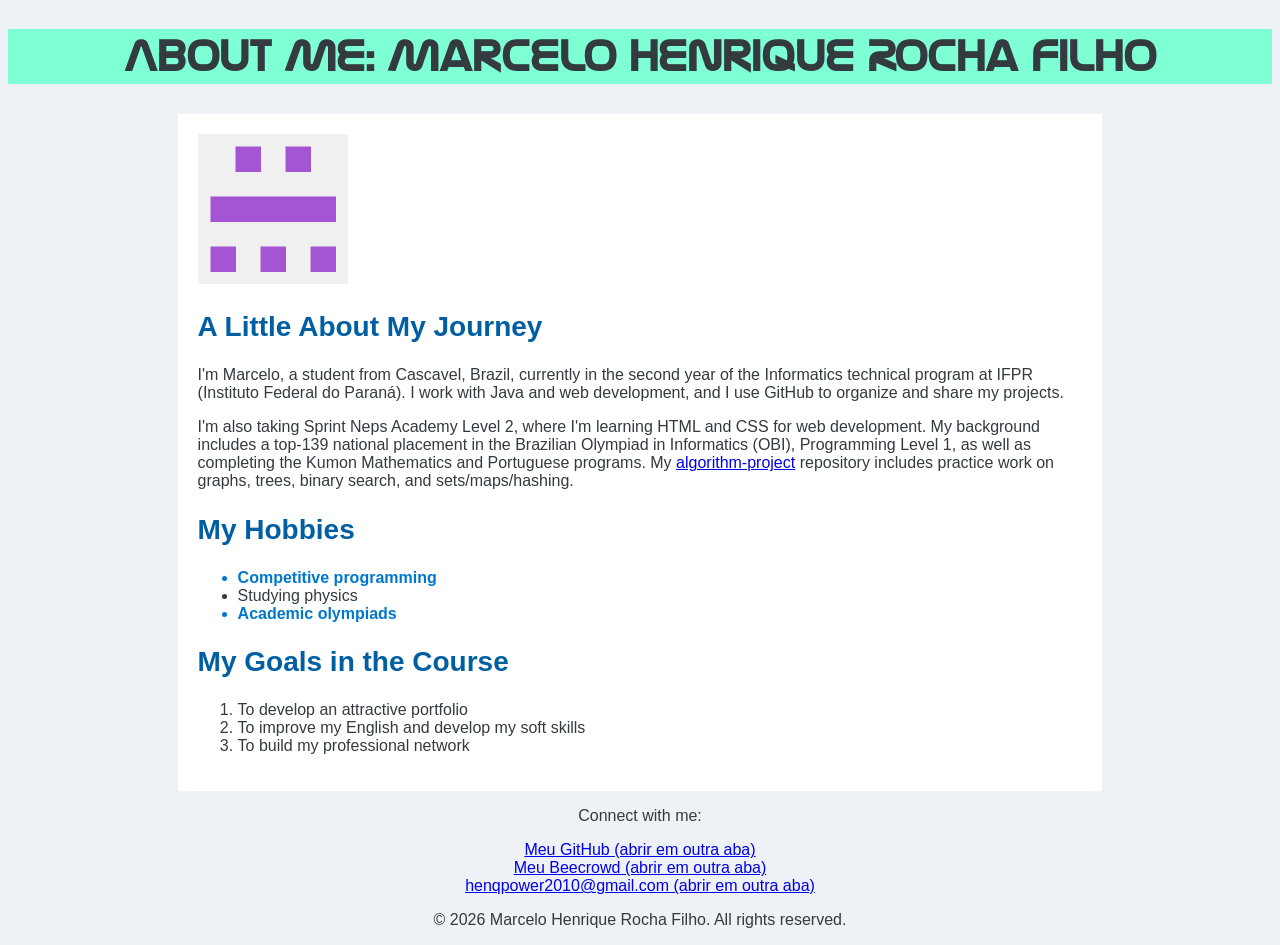
<file: Web_Development/index.html>
<!DOCTYPE html>
<html lang="pt-BR">
<head>
    <meta charset="UTF-8">
    <link rel="stylesheet" href="styles.css">
    <title>About Me - Marcelo Henrique Rocha Filho</title>
</head>
<body>

    <header>
        <h1 id = "page-title">About Me: Marcelo Henrique Rocha Filho</h1>
    </header>

    <main>
        <section id="introduction">
            <img src="perfil.png" alt="Profile picture of Marcelo Henrique Rocha Filho" width="150">

            <h2>A Little About My Journey</h2>
            <p>I'm Marcelo, a student from Cascavel, Brazil, currently in the second year of the Informatics technical program at IFPR (Instituto Federal do Paraná). I work with Java and web development, and I use GitHub to organize and share my projects.</p>
            <p>I'm also taking Sprint Neps Academy Level 2, where I'm learning HTML and CSS for web development. My background includes a top-139 national placement in the Brazilian Olympiad in Informatics (OBI), Programming Level 1, as well as completing the Kumon Mathematics and Portuguese programs. My <a href="https://github.com/Mexpower2010/algorithm-project" target="_blank">algorithm-project</a> repository includes practice work on graphs, trees, binary search, and sets/maps/hashing.</p>
        </section>

        <section id="hobbies">
            <h2>My Hobbies</h2>
            <ul>
                <li class="hobby-highlight">Competitive programming</li>
                <li id = "fisica">Studying physics</li>
                <li class="hobby-highlight">Academic olympiads</li>
            </ul>
        </section>

        <section id="goals">
            <h2>My Goals in the Course</h2>
            <ol>
                <li>To develop an attractive portfolio</li>
                <li>To improve my English and develop my soft skills</li>
                <li>To build my professional network</li>
            </ol>
        </section>
    </main>

    <footer>
        <p>Connect with me:</p>
        <nav aria-label="Links sociais e de navegação secundária">
            <ul>
                <li><a href="https://github.com/Mexpower2010" target="_blank" rel="noopener">Meu GitHub (abrir em outra aba) </a></li>
                <li><a href="https://judge.beecrowd.com/pt/profile/1147641" target="_blank" rel="noopener"> Meu Beecrowd (abrir em outra aba) </a></li>
                <li><a href="mailto:henqpower2010@gmail.com" target="_blank" rel="noopener">henqpower2010@gmail.com (abrir em outra aba)</a></li>
            </ul>
        </nav>
        <p>&copy; 2026 Marcelo Henrique Rocha Filho. All rights reserved.</p>
    </footer>

</body>
</html>
</file>
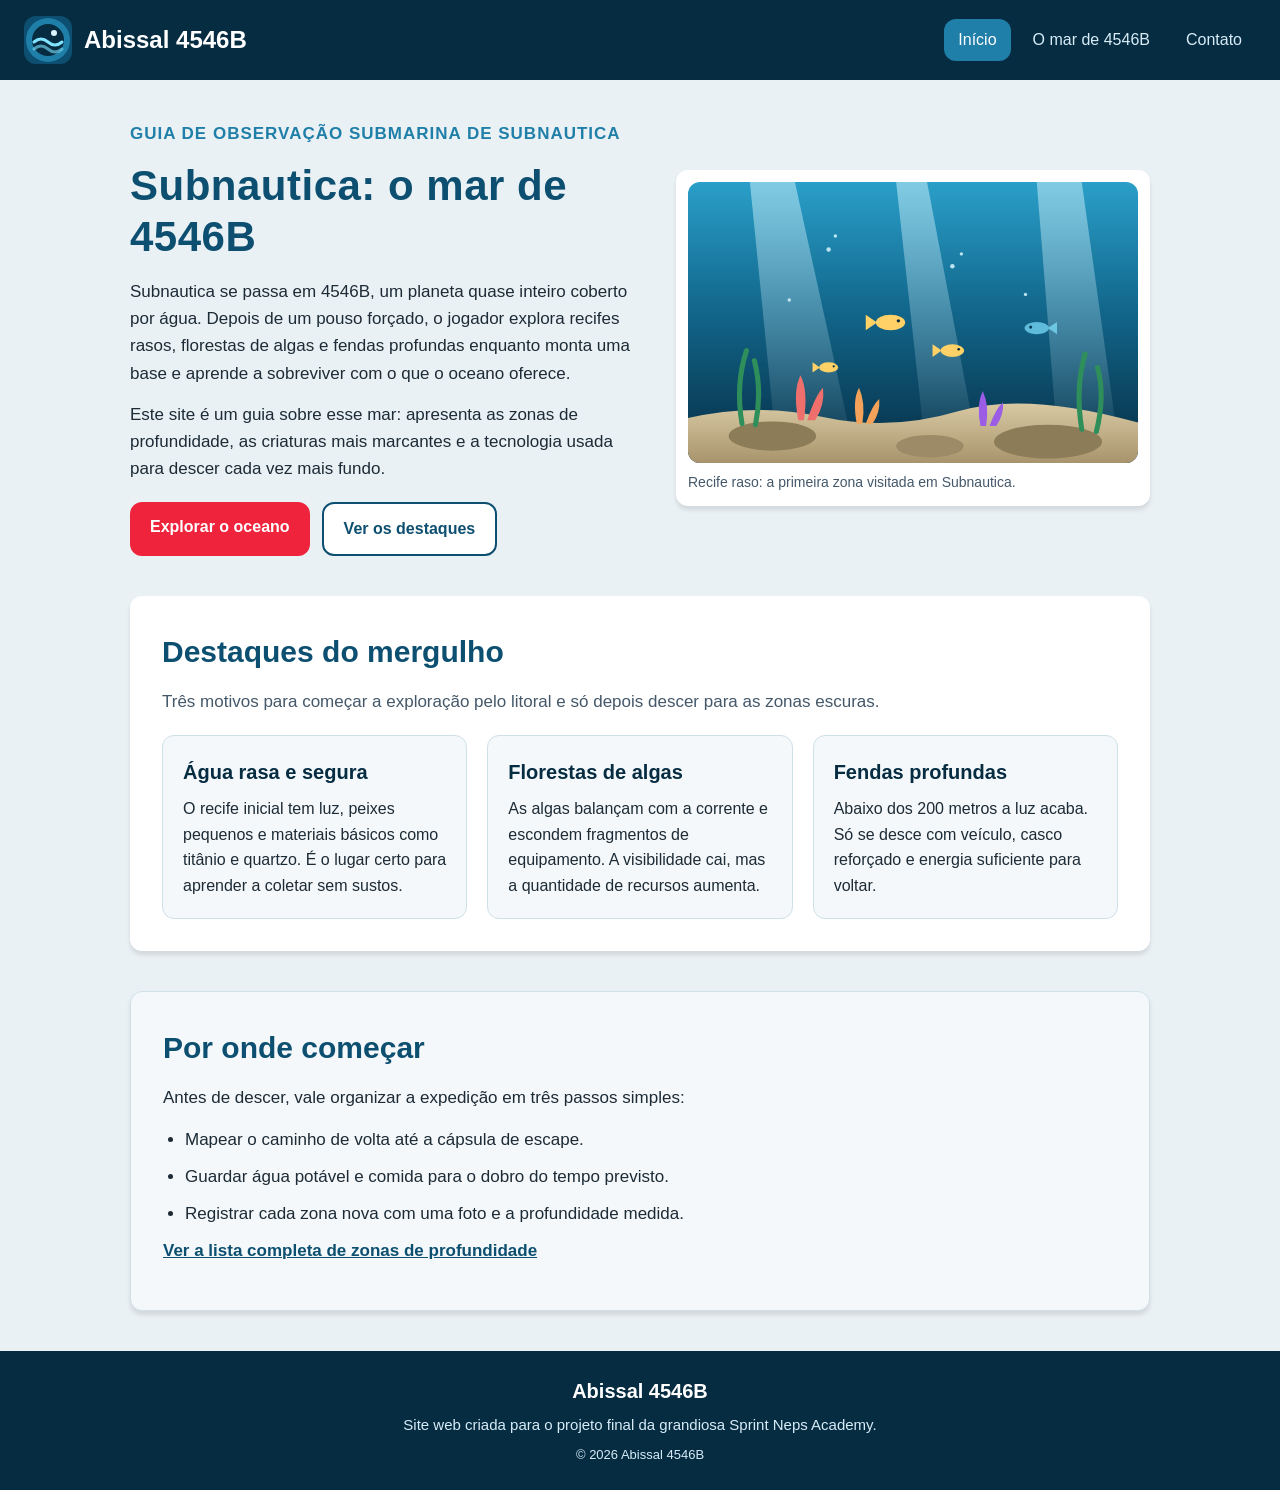
<file: Web_Development/projeto_final/index.html>
<!DOCTYPE html>
<html lang="pt-BR">

<head>
    <meta charset="UTF-8">
    <meta name="viewport" content="width=device-width, initial-scale=1.0">
    <title>Abissal 4546B - Início</title>
    <link rel="stylesheet" href="style.css">
</head>

<body>
    <header>
        <a href="index.html" class="logo-link">
            <div>
                <img class="logo" src="images/logo.svg" alt="Símbolo do projeto Abissal 4546B" height="40">
                <span>Abissal 4546B</span>
            </div>
        </a>

        <nav aria-label="Navegação principal">
            <ul class="menu">
                <li><a class="menu-link menu-link-active" href="index.html" aria-current="page">Início</a></li>
                <li><a class="menu-link" href="about.html">O mar de 4546B</a></li>
                <li><a class="menu-link" href="contact.html">Contato</a></li>
            </ul>
        </nav>
    </header>

    <main>
        <section id="inicio" class="hero">
            <div class="hero-text">
                <p class="eyebrow">Guia de observação submarina de subnautica</p>
                <h1 id="page-title">Subnautica: o mar de 4546B</h1>
                <p>Subnautica se passa em 4546B, um planeta quase inteiro coberto por água. Depois de um pouso
                    forçado, o jogador explora recifes rasos, florestas de algas e fendas profundas enquanto monta
                    uma base e aprende a sobreviver com o que o oceano oferece.</p>
                <p>Este site é um guia sobre esse mar: apresenta as zonas de profundidade, as criaturas
                    mais marcantes e a tecnologia usada para descer cada vez mais fundo.</p>

                <div class="hero-actions">
                    <a class="button button-primary" href="about.html">Explorar o oceano</a>
                    <a class="button button-secondary" href="#destaques">Ver os destaques</a>
                </div>
            </div>

            <figure class="hero-figure">
                <img src="images/recife.svg" alt="Recife raso com corais coloridos, algas e peixes sob feixes de luz">
                <figcaption>Recife raso: a primeira zona visitada em Subnautica.</figcaption>
            </figure>
        </section>

        <section id="destaques" class="section">
            <h2>Destaques do mergulho</h2>
            <p class="section-intro">Três motivos para começar a exploração pelo litoral e só depois descer para as
                zonas escuras.</p>

            <div class="card-list">
                <article class="card">
                    <h3>Água rasa e segura</h3>
                    <p>O recife inicial tem luz, peixes pequenos e materiais básicos como titânio e quartzo. É o
                        lugar certo para aprender a coletar sem sustos.</p>
                </article>

                <article class="card">
                    <h3>Florestas de algas</h3>
                    <p>As algas balançam com a corrente e escondem fragmentos de equipamento. A visibilidade cai,
                        mas a quantidade de recursos aumenta.</p>
                </article>

                <article class="card">
                    <h3>Fendas profundas</h3>
                    <p>Abaixo dos 200 metros a luz acaba. Só se desce com veículo, casco reforçado e energia
                        suficiente para voltar.</p>
                </article>
            </div>
        </section>

        <section id="explorar" class="section section-alt">
            <h2>Por onde começar</h2>
            <p>Antes de descer, vale organizar a expedição em três passos simples:</p>
            <ul class="check-list">
                <li>Mapear o caminho de volta até a cápsula de escape.</li>
                <li>Guardar água potável e comida para o dobro do tempo previsto.</li>
                <li>Registrar cada zona nova com uma foto e a profundidade medida.</li>
            </ul>
            <p class="section-link">
                <a href="about.html#zonas">Ver a lista completa de zonas de profundidade</a>
            </p>
        </section>
    </main>

    <footer>
        <p class="footer-title">Abissal 4546B</p>
        <p>Site web criada para o projeto final da grandiosa Sprint Neps Academy.</p>
        <p class="footer-copy">&copy; 2026 Abissal 4546B</p>
    </footer>
</body>

</html>
</file>
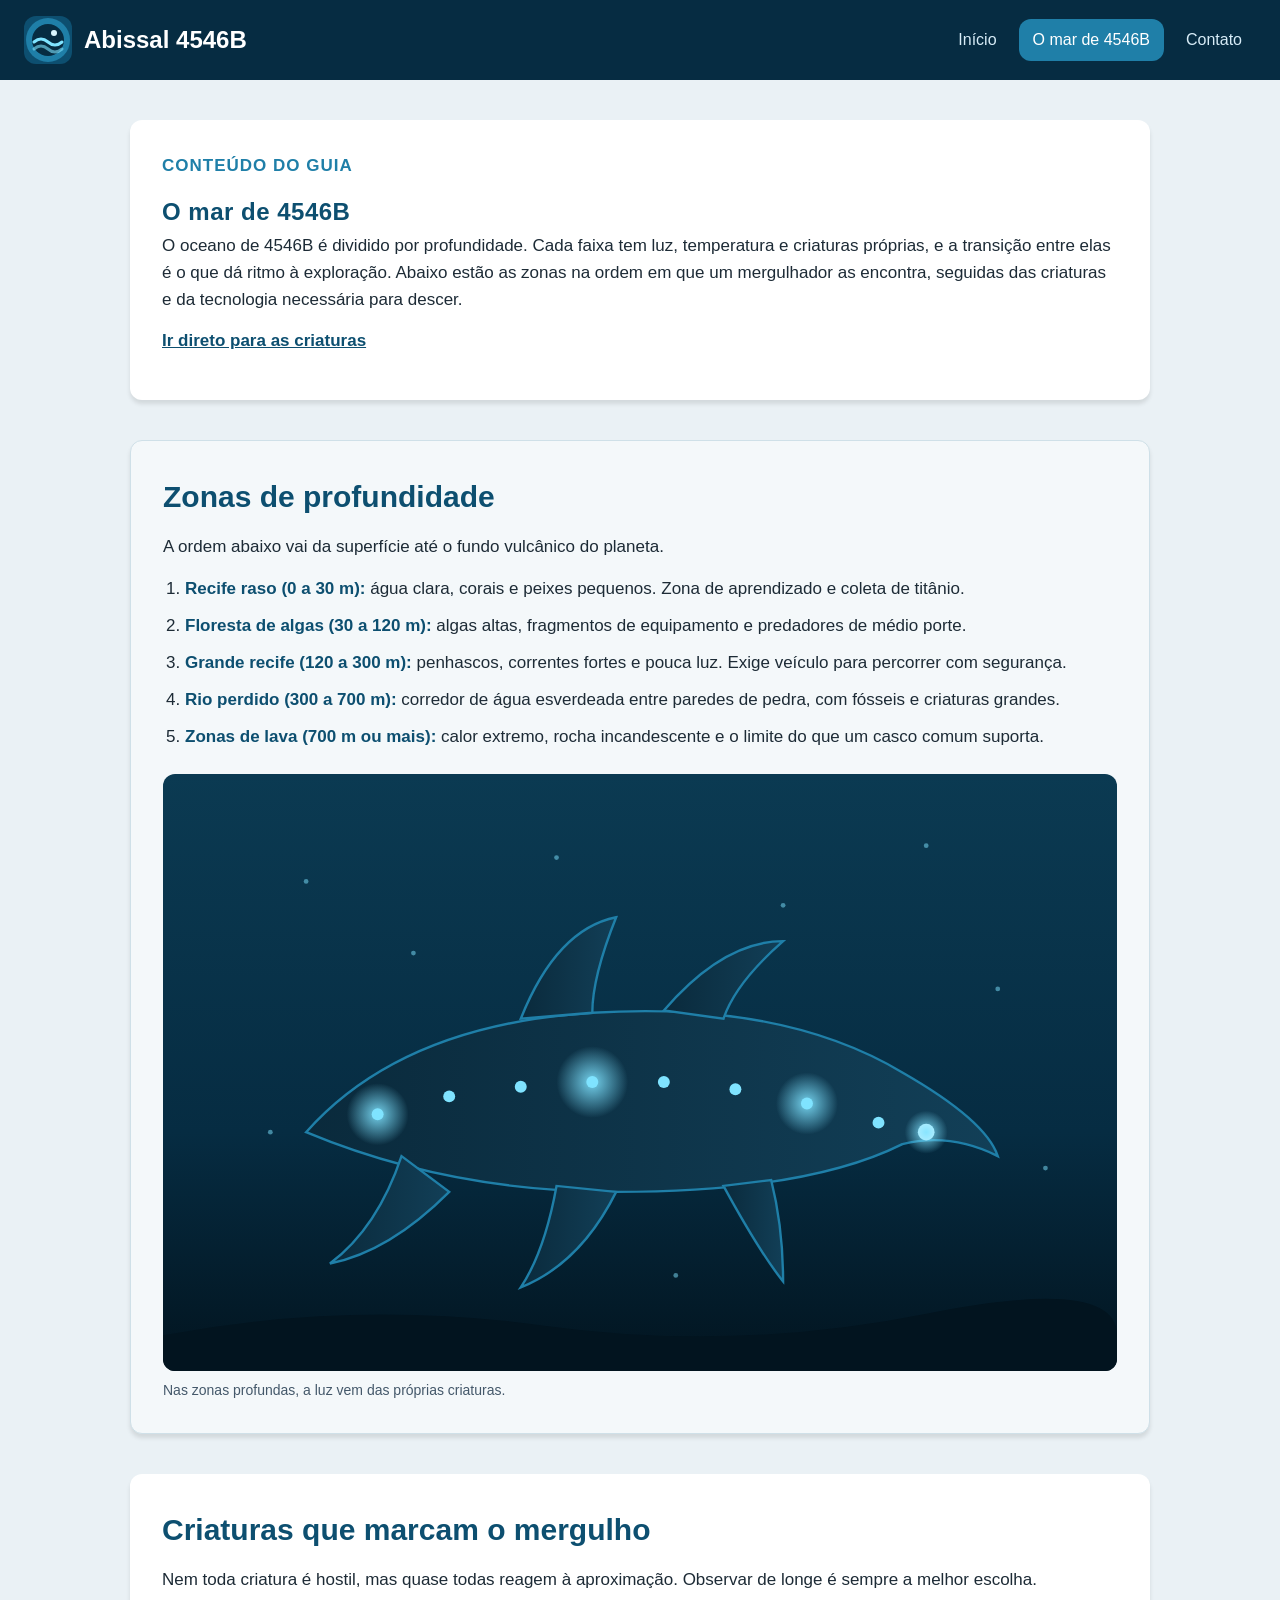
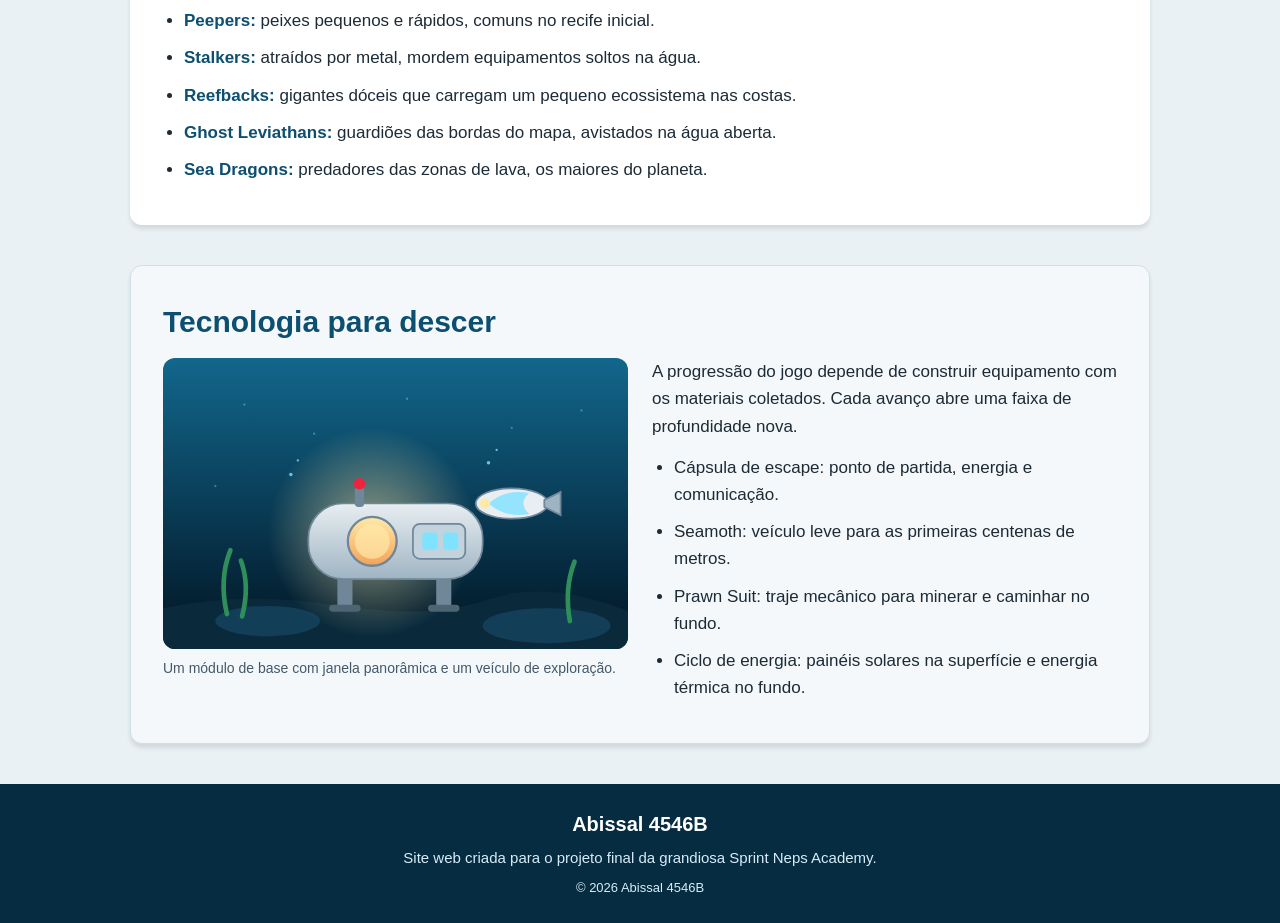
<file: Web_Development/projeto_final/about.html>
<!DOCTYPE html>
<html lang="pt-BR">

<head>
    <meta charset="UTF-8">
    <meta name="viewport" content="width=device-width, initial-scale=1.0">
    <title>Abissal 4546B - O mar de 4546B</title>
    <link rel="stylesheet" href="style.css">
</head>

<body>
    <header>
        <a href="index.html" class="logo-link">
            <div>
                <img class="logo" src="images/logo.svg" alt="Símbolo do projeto Abissal 4546B" height="40">
                <span>Abissal 4546B</span>
            </div>
        </a>

        <nav aria-label="Navegação principal">
            <ul class="menu">
                <li><a class="menu-link" href="index.html">Início</a></li>
                <li><a class="menu-link menu-link-active" href="about.html" aria-current="page">O mar de 4546B</a></li>
                <li><a class="menu-link" href="contact.html">Contato</a></li>
            </ul>
        </nav>
    </header>

    <main>
        <section id="conteudo" class="section">
            <p class="eyebrow">Conteúdo do guia</p>
            <h1 id="page-title">O mar de 4546B</h1>
            <p>O oceano de 4546B é dividido por profundidade. Cada faixa tem luz, temperatura e criaturas próprias,
                e a transição entre elas é o que dá ritmo à exploração. Abaixo estão as zonas na ordem em que um
                mergulhador as encontra, seguidas das criaturas e da tecnologia necessária para descer.</p>
            <p class="section-link">
                <a href="#criaturas">Ir direto para as criaturas</a>
            </p>
        </section>

        <section id="zonas" class="section section-alt">
            <h2>Zonas de profundidade</h2>
            <p>A ordem abaixo vai da superfície até o fundo vulcânico do planeta.</p>

            <ol class="zone-list">
                <li>
                    <strong>Recife raso (0 a 30 m):</strong> água clara, corais e peixes pequenos. Zona de
                    aprendizado e coleta de titânio.
                </li>
                <li>
                    <strong>Floresta de algas (30 a 120 m):</strong> algas altas, fragmentos de equipamento e
                    predadores de médio porte.
                </li>
                <li>
                    <strong>Grande recife (120 a 300 m):</strong> penhascos, correntes fortes e pouca luz. Exige
                    veículo para percorrer com segurança.
                </li>
                <li>
                    <strong>Rio perdido (300 a 700 m):</strong> corredor de água esverdeada entre paredes de pedra,
                    com fósseis e criaturas grandes.
                </li>
                <li>
                    <strong>Zonas de lava (700 m ou mais):</strong> calor extremo, rocha incandescente e o limite
                    do que um casco comum suporta.
                </li>
            </ol>

            <figure class="section-figure">
                <img src="images/criatura.svg" alt="Silhueta de uma criatura gigante com pontos luminosos na água escura">
                <figcaption>Nas zonas profundas, a luz vem das próprias criaturas.</figcaption>
            </figure>
        </section>

        <section id="criaturas" class="section">
            <h2>Criaturas que marcam o mergulho</h2>
            <p>Nem toda criatura é hostil, mas quase todas reagem à aproximação. Observar de longe é sempre a
                melhor escolha.</p>

            <ul class="creature-list">
                <li><strong>Peepers:</strong> peixes pequenos e rápidos, comuns no recife inicial.</li>
                <li><strong>Stalkers:</strong> atraídos por metal, mordem equipamentos soltos na água.</li>
                <li><strong>Reefbacks:</strong> gigantes dóceis que carregam um pequeno ecossistema nas costas.</li>
                <li><strong>Ghost Leviathans:</strong> guardiões das bordas do mapa, avistados na água aberta.</li>
                <li><strong>Sea Dragons:</strong> predadores das zonas de lava, os maiores do planeta.</li>
            </ul>
        </section>

        <section id="tecnologia" class="section section-alt">
            <h2>Tecnologia para descer</h2>

            <article class="tech-article">
                <figure class="section-figure">
                    <img src="images/base.svg" alt="Módulo de base submarina iluminado no fundo do mar com um veículo ao lado">
                    <figcaption>Um módulo de base com janela panorâmica e um veículo de exploração.</figcaption>
                </figure>

                <div class="tech-text">
                    <p>A progressão do jogo depende de construir equipamento com os materiais coletados. Cada
                        avanço abre uma faixa de profundidade nova.</p>
                    <ul class="check-list">
                        <li>Cápsula de escape: ponto de partida, energia e comunicação.</li>
                        <li>Seamoth: veículo leve para as primeiras centenas de metros.</li>
                        <li>Prawn Suit: traje mecânico para minerar e caminhar no fundo.</li>
                        <li>Ciclo de energia: painéis solares na superfície e energia térmica no fundo.</li>
                    </ul>
                </div>
            </article>
        </section>
    </main>

    <footer>
        <p class="footer-title">Abissal 4546B</p>
        <p>Site web criada para o projeto final da grandiosa Sprint Neps Academy.</p>
        <p class="footer-copy">&copy; 2026 Abissal 4546B </p>
    </footer>
</body>

</html>
</file>
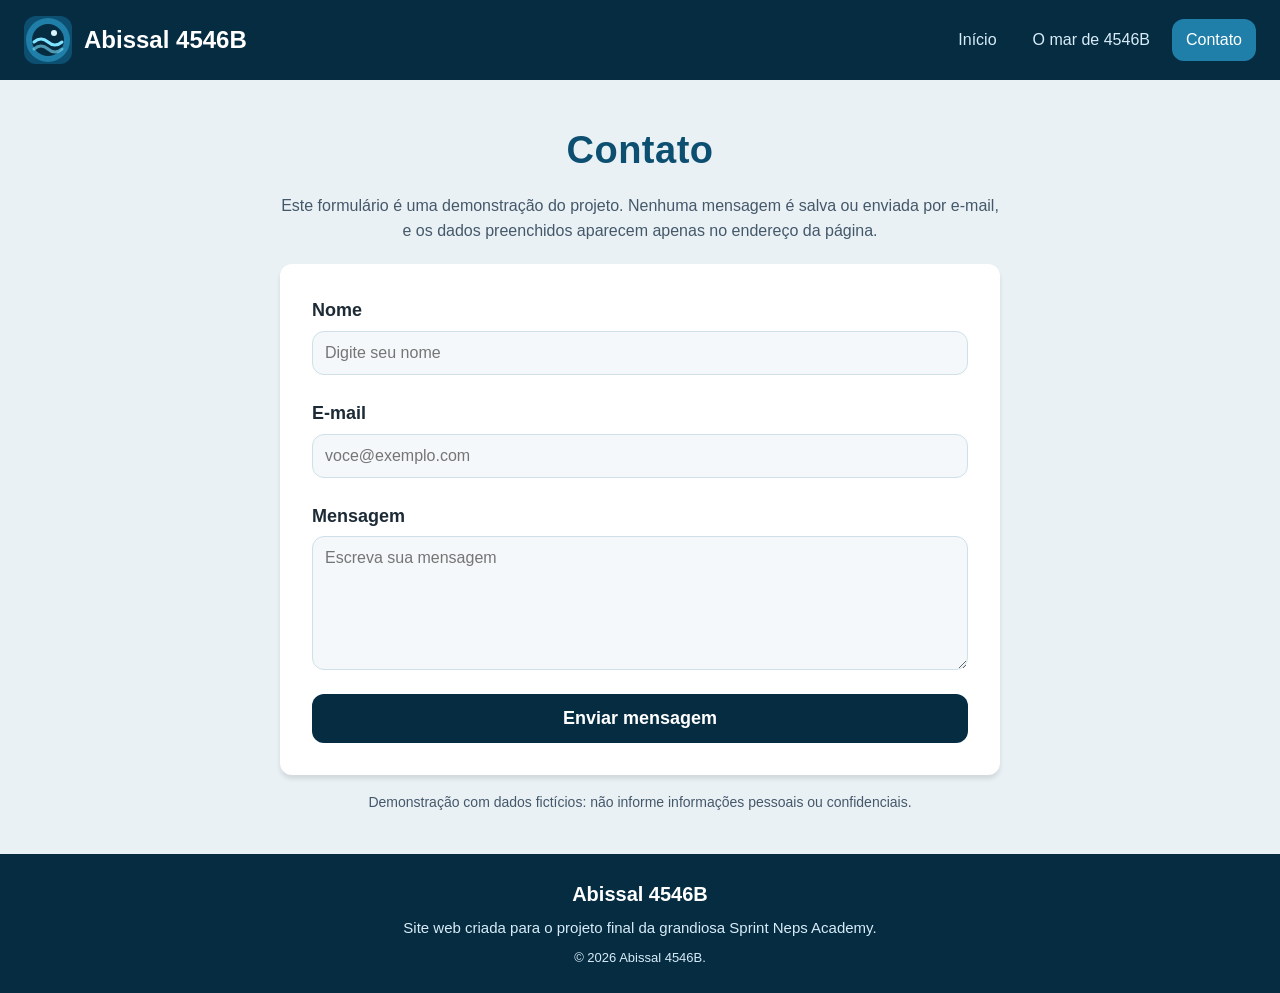
<file: Web_Development/projeto_final/contact.html>
<!DOCTYPE html>
<html lang="pt-BR">

<head>
    <meta charset="UTF-8">
    <meta name="viewport" content="width=device-width, initial-scale=1.0">
    <title>Abissal 4546B - Contato</title>
    <link rel="stylesheet" href="style.css">
</head>

<body>
    <header>
        <a href="index.html" class="logo-link">
            <div>
                <img class="logo" src="images/logo.svg" alt="Símbolo do projeto Abissal 4546B" height="40">
                <span>Abissal 4546B</span>
            </div>
        </a>

        <nav aria-label="Navegação principal">
            <ul class="menu">
                <li><a class="menu-link" href="index.html">Início</a></li>
                <li><a class="menu-link" href="about.html">O mar de 4546B</a></li>
                <li><a class="menu-link menu-link-active" href="contact.html" aria-current="page">Contato</a></li>
            </ul>
        </nav>
    </header>

    <main>
        <section id="contato" class="form-page-container">
            <h1 id="page-title">Contato</h1>
            <p class="form-intro">Este formulário é uma demonstração do projeto. Nenhuma mensagem é salva ou enviada
                por e-mail, e os dados preenchidos aparecem apenas no endereço da página.</p>

            <div class="form-container">
                <form action="contact.html" method="get">
                    <div class="form-group">
                        <label for="nome">Nome</label>
                        <input type="text" id="nome" name="nome" placeholder="Digite seu nome" required>
                    </div>

                    <div class="form-group">
                        <label for="email">E-mail</label>
                        <input type="email" id="email" name="email" placeholder="voce@exemplo.com" required>
                    </div>

                    <div class="form-group">
                        <label for="mensagem">Mensagem</label>
                        <textarea id="mensagem" name="mensagem" rows="6" placeholder="Escreva sua mensagem"
                            required></textarea>
                    </div>

                    <button type="submit" class="submit-button">Enviar mensagem</button>
                </form>
            </div>

            <p class="form-note">Demonstração com dados fictícios: não informe informações pessoais ou
                confidenciais.</p>
        </section>
    </main>

    <footer>
        <p class="footer-title">Abissal 4546B</p>
        <p>Site web criada para o projeto final da grandiosa Sprint Neps Academy.</p>
        <p class="footer-copy">&copy; 2026 Abissal 4546B.</p>
    </footer>
</body>

</html>
</file>
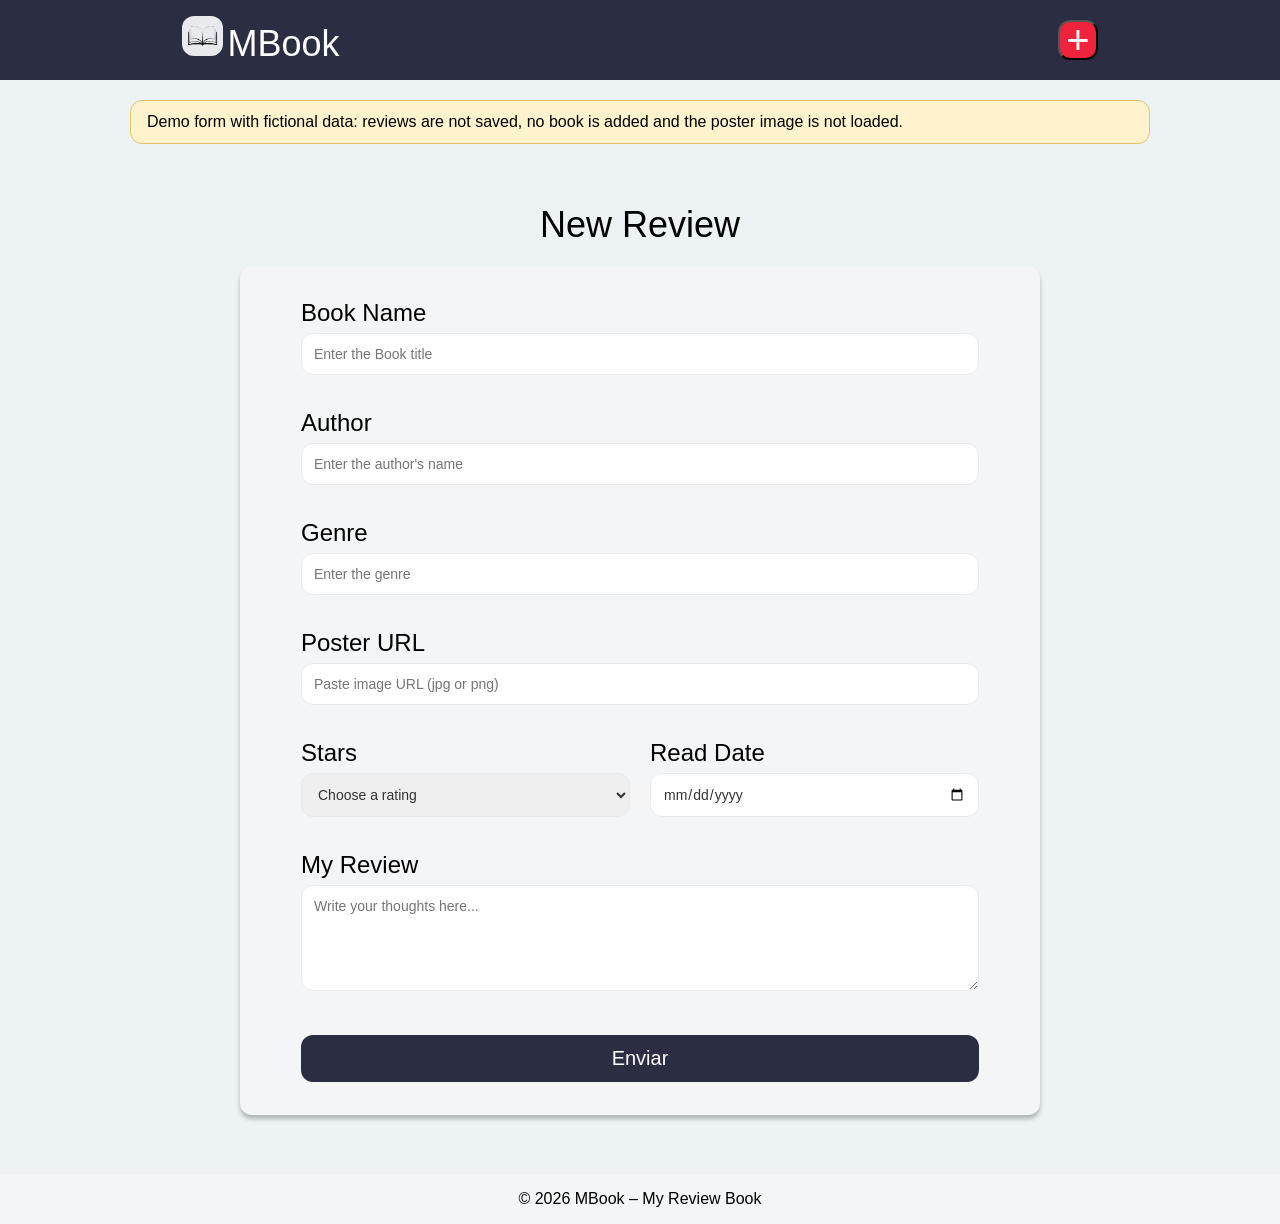
<file: Web_Development/my_estante_virtual/pages/add-book.html>
<!DOCTYPE html>
<html lang="en">

    <head>
        <meta charset="UTF-8">
        <meta name="viewport" content="width=device-width, initial-scale=1.0">
        <title>My Book Library - Add New Review</title>
        <link rel="stylesheet" href="../css/style.css">
    </head>

    <body>
        <header>
            <a href="../index.html" class="logo-link">
                <div>
                    <img  class = "logo" src="../assets/images/logo.png" alt="MBook Logo Icon" height="40">
                    <span>MBook</span>
                </div>
            </a>

            <nav>
                <button class="add-button" aria-label="Add new Book review">+</button>
            </nav>
        </header>

        <main>
            <p class="demo-notice">Demo form with fictional data: reviews are not saved, no book is added and the poster image is not loaded.</p>
            <div class="form-page-container">

    <h2>New Review</h2>
    <div class="form-container">
        <form>
            <div class="form-group">
                <label for="Book-name">Book Name</label>
                <input type="text" id="Book-name" name="title" required placeholder="Enter the Book title">
            </div>

            <div class="form-group">
                <label for="author">Author</label>
                <input type="text" id="author" name="author" placeholder="Enter the author's name">
            </div>

            <div class="form-group">
                <label for="genre">Genre</label>
                <input type="text" id="genre" name="genre" placeholder="Enter the genre">
            </div>

            <div class="form-group">
                <label for="poster-url">Poster URL</label>
                <input type="url" id="poster-url" name="posterUrl" placeholder="Paste image URL (jpg or png)">
            </div>

            <div class="form-row">
                <div class="form-group">
                    <label for="rating-select">Stars</label>
                    <select id="rating-select" name="rating" required>
                        <option value="">Choose a rating</option>
                        <option value="1">★☆☆☆☆ - 1 Star</option>
                        <option value="2">★★☆☆☆ - 2 Stars</option>
                        <option value="3">★★★☆☆ - 3 Stars</option>
                        <option value="4">★★★★☆ - 4 Stars</option>
                        <option value="5">★★★★★ - 5 Stars</option>
                    </select>
                </div>


                <div class="form-group">
                    <label for="read-date">Read Date</label>
                    <input type="date" id="read-date" name="readDate">
                </div>
            </div>

            <div class="form-group">
                <label for="review-text">My Review</label>
                <textarea id="review-text" name="review" rows="5" required placeholder="Write your thoughts here..."></textarea>
            </div>

            <button type="submit" class="submit-button">Enviar</button>

        </form>
    </div>
</div>


        </main>

        <footer>
        <p>&copy; 2026 MBook &ndash; My Review Book</p>
        </footer>
    </body>

</html>
</file>
<file: Web_Development/styles.css>
/* Estilo existente para o body (exemplo) */
@font-face {
    font-family: 'Nasalization Rg';
    src: url('nasalization-rg.woff') format('woff');
}
body {
    font-family: "Segoe UI", Tahoma, Geneva, Verdana, sans-serif;
    background-color: #eef1f5;
    color: #333a40;
    /* Adicionamos font-size ao html para base do rem, ou usamos o padrão do navegador */
    /* font-size: 16px; */ /* Se o html ou body tiver isso, 1rem = 16px */
}
#introduction img {
    max-width: 100%; /* nunca passa da largura da seção */
    height: auto;    /* mantém a proporção */
}
main {
    width: 70%; /* O conteúdo principal ocupará 80% da largura do seu pai (o body) */
    max-width: 900px; /* Mas não passará de 900 pixels de largura */
    margin-left: auto; /* Truque para centralizar elementos de bloco com largura definida */
    margin-right: auto; /* Truque para centralizar elementos de bloco com largura definida */
    background-color: white; /* Dando um fundo branco para o conteúdo principal */
    padding: 20px; /* Um espaçamento interno (veremos padding em detalhes depois) */
}
.hobby-highlight {
    color: #0077cc;
    font-weight: bold;
}
h2 {
    font-size: 1.75rem;
    color: #005fa3; /* diferente do h1 (#333a40) */
}

/* Vamos mudar alguns font-sizes para usar rem ou em */
header h1#page-title { /* Combinando seletor de elemento e ID */
    font-family: 'Nasalization Rg';
    font-size: 2.75rem; /* Se 1rem = 16px, então 2.25rem = 36px */
    background-color: aquamarine;
    color: #333a40;
    text-align: center;
}

h2 {
    font-size: 1.75rem; /* Se 1rem = 16px, então 1.75rem = 28px */
    /* ...outros estilos ... */
}

p, li {
    font-size: 1rem; /* Se 1rem = 16px, então 1rem = 16px. Ou 1.0625rem para 17px */
    /* ...outros estilos ... */
}
footer{
    text-align: center;

}
footer li, footer ul{
    list-style: none;
    margin: 0;
    padding: 0;
}
</file>
<file: Web_Development/projeto_final/style.css>
/* --- Reset básico --- */
* {
    margin: 0;
    padding: 0;
    box-sizing: border-box;
}

body {
    background-color: #eaf1f5;
    font-family: "Segoe UI", Tahoma, Geneva, Verdana, sans-serif;
    color: #1d2b36;
    line-height: 1.6;

    display: flex;
    flex-direction: column;
    min-height: 100vh;
}

main {
    flex: 1;
}

img {
    max-width: 100%;
    height: auto;
}

/* --- Cabeçalho e menu --- */
header {
    background-color: #062c42;
    color: #ffffff;
    padding: 16px 24px;

    display: flex;
    flex-wrap: wrap;
    justify-content: space-between;
    align-items: center;
    gap: 12px;
}

.logo-link {
    color: inherit;
    text-decoration: none;
    transition: opacity 0.3s ease-in-out;
}

.logo-link:hover,
.logo-link:focus-visible {
    opacity: 0.8;
}

.logo-link div {
    display: flex;
    align-items: center;
    gap: 12px;
}

.logo {
    background-color: #0d4f70;
    border-radius: 12px;
}

header span {
    font-size: 24px;
    font-weight: 700;
}

.menu {
    list-style: none;
    display: flex;
    flex-wrap: wrap;
    gap: 8px;
}

.menu-link {
    display: inline-block;
    padding: 8px 14px;
    border-radius: 12px;
    color: #d7ecf7;
    text-decoration: none;
    font-size: 16px;
    transition: background-color 0.3s ease-in-out, color 0.3s ease-in-out;
}

.menu-link:hover {
    background-color: #0d4f70;
    color: #ffffff;
}

.menu-link:focus-visible {
    outline: 3px solid #7fe3ff;
    outline-offset: 2px;
}

.menu-link-active {
    background-color: #1f7fa8;
    color: #ffffff;
}

/* --- Blocos de conteúdo --- */
.section {
    width: calc(100% - 40px);
    max-width: 1020px;
    margin: 40px auto;
    background-color: #ffffff;
    border-radius: 12px;
    padding: 32px;
    box-shadow: 0px 4px 4px 0px #0000001a;
}

.section-alt {
    background-color: #f4f8fa;
    border: 1px solid #cfe0e8;
}

.section h2 {
    font-size: 30px;
    color: #0d4f70;
    margin-bottom: 12px;
}

.section p {
    font-size: 17px;
    margin-bottom: 14px;
}

.section-intro {
    color: #44586a;
}

.section-link a {
    color: #0d4f70;
    font-weight: 700;
    text-decoration: underline;
    transition: color 0.3s ease-in-out;
}

.section-link a:hover {
    color: #ef233c;
}

.section-link a:focus-visible {
    outline: 3px solid #1f7fa8;
    outline-offset: 3px;
}

.eyebrow {
    font-size: 14px;
    text-transform: uppercase;
    letter-spacing: 1px;
    color: #1f7fa8;
    font-weight: 700;
}

/* --- Seletor de ID: estiliza o título principal de cada página --- */
#page-title {
    color: #0d4f70;
    letter-spacing: 0.5px;
}

/* --- Página inicial --- */
.hero {
    width: calc(100% - 40px);
    max-width: 1020px;
    margin: 40px auto;

    display: flex;
    flex-wrap: wrap;
    align-items: center;
    gap: 32px;
}

.hero-text {
    flex: 1 1 380px;
    min-width: 0;
}

.hero-text h1 {
    font-size: 42px;
    line-height: 1.2;
    color: #062c42;
    margin: 8px 0 16px;
}

.hero-text p {
    font-size: 17px;
    margin-bottom: 14px;
}

.hero-actions {
    display: flex;
    flex-wrap: wrap;
    gap: 12px;
    margin-top: 20px;
}

.hero-figure {
    flex: 1 1 340px;
    min-width: 0;
    background-color: #ffffff;
    border-radius: 12px;
    padding: 12px;
    box-shadow: 0px 4px 4px 0px #0000001a;
}

.hero-figure img {
    display: block;
    width: 100%;
    border-radius: 12px;
}

figcaption {
    font-size: 14px;
    color: #44586a;
    margin-top: 8px;
}

/* --- Botões --- */
.button {
    display: inline-block;
    padding: 12px 20px;
    border-radius: 12px;
    font-size: 16px;
    font-weight: 700;
    text-decoration: none;
    transition: background-color 0.3s ease-in-out, color 0.3s ease-in-out;
}

.button-primary {
    background-color: #ef233c;
    color: #ffffff;
}

.button-primary:hover {
    background-color: #d0182f;
}

.button-secondary {
    background-color: #ffffff;
    color: #0d4f70;
    border: 2px solid #0d4f70;
}

.button-secondary:hover {
    background-color: #0d4f70;
    color: #ffffff;
}

.button:focus-visible {
    outline: 3px solid #1f7fa8;
    outline-offset: 3px;
}

/* --- Cards de destaque --- */
.card-list {
    display: flex;
    flex-wrap: wrap;
    gap: 20px;
    margin-top: 20px;
}

.card {
    flex: 1 1 260px;
    background-color: #f4f8fa;
    border: 1px solid #cfe0e8;
    border-radius: 12px;
    padding: 20px;
    transition: box-shadow 0.3s ease-in-out;
}

.card:hover {
    box-shadow: 0px 8px 16px 0px rgba(0, 0, 0, 0.15);
}

.card h3 {
    font-size: 20px;
    color: #062c42;
    margin-bottom: 8px;
}

.card p {
    font-size: 16px;
    margin-bottom: 0;
}

/* --- Listas de conteúdo --- */
.zone-list,
.creature-list,
.check-list {
    margin: 12px 0 0 22px;
}

.zone-list li,
.creature-list li,
.check-list li {
    font-size: 17px;
    margin-bottom: 10px;
}

.zone-list strong,
.creature-list strong {
    color: #0d4f70;
}

.section-figure {
    margin-top: 24px;
}

.section-figure img {
    display: block;
    width: 100%;
    border-radius: 12px;
}

/* --- Artigo de tecnologia --- */
.tech-article {
    display: flex;
    flex-wrap: wrap;
    gap: 24px;
    align-items: flex-start;
}

.tech-article .section-figure {
    flex: 1 1 320px;
    min-width: 0;
    margin-top: 0;
}

.tech-text {
    flex: 1 1 320px;
    min-width: 0;
}

/* --- Formulário de contato --- */
.form-page-container {
    width: calc(100% - 40px);
    max-width: 720px;
    margin: 40px auto;
}

.form-page-container h1 {
    font-size: 38px;
    color: #062c42;
    text-align: center;
    margin-bottom: 12px;
}

.form-intro {
    font-size: 16px;
    text-align: center;
    color: #44586a;
    margin-bottom: 20px;
}

.form-container {
    background-color: #ffffff;
    padding: 32px;
    border-radius: 12px;
    box-shadow: 0px 4px 4px 0px #0000001a;
}

.form-group {
    margin-bottom: 24px;
    display: flex;
    flex-direction: column;
}

.form-group label {
    font-size: 18px;
    font-weight: 700;
    margin-bottom: 6px;
}

.form-group input,
.form-group textarea {
    width: 100%;
    padding: 12px;
    border: 1px solid #cfe0e8;
    border-radius: 12px;
    font-size: 16px;
    font-family: inherit;
    color: #1d2b36;
    background-color: #f4f8fa;
}

.form-group input:focus-visible,
.form-group textarea:focus-visible {
    outline: 3px solid #1f7fa8;
    outline-offset: 1px;
}

.submit-button {
    width: 100%;
    padding: 14px;
    background-color: #062c42;
    color: #ffffff;
    border: none;
    border-radius: 12px;
    font-size: 18px;
    font-weight: 700;
    cursor: pointer;
    transition: background-color 0.3s ease-in-out;
}

.submit-button:hover {
    background-color: #0d4f70;
}

.submit-button:focus-visible {
    outline: 3px solid #1f7fa8;
    outline-offset: 3px;
}

.form-note {
    font-size: 14px;
    text-align: center;
    color: #44586a;
    margin-top: 16px;
}

/* --- Rodapé --- */
footer {
    background-color: #062c42;
    color: #d7ecf7;
    text-align: center;
    padding: 24px 20px;
}

.footer-title {
    font-size: 20px;
    font-weight: 700;
    color: #ffffff;
    margin-bottom: 6px;
}

footer p {
    font-size: 15px;
}

.footer-copy {
    font-size: 13px;
    margin-top: 8px;
}

/* --- Telas estreitas --- */
@media (max-width: 700px) {
    header {
        padding: 12px 16px;
        justify-content: center;
        text-align: center;
    }

    header span {
        font-size: 20px;
    }

    .menu {
        justify-content: center;
    }

    .menu-link {
        padding: 8px 10px;
        font-size: 15px;
    }

    .section {
        width: calc(100% - 24px);
        margin: 24px auto;
        padding: 20px;
    }

    .section h2 {
        font-size: 24px;
    }

    .hero {
        width: calc(100% - 24px);
        margin: 24px auto;
        gap: 20px;
    }

    .hero-text h1 {
        font-size: 30px;
    }

    .hero-text p,
    .section p,
    .zone-list li,
    .creature-list li,
    .check-list li {
        font-size: 16px;
    }

    .form-page-container {
        width: calc(100% - 24px);
        margin: 24px auto;
    }

    .form-page-container h1 {
        font-size: 30px;
    }

    .form-container {
        padding: 20px;
    }

    .form-group label {
        font-size: 16px;
    }
}

@media (prefers-reduced-motion: reduce) {
    .logo-link,
    .menu-link,
    .button,
    .card,
    .section-link a,
    .submit-button {
        transition: none;
    }
}
</file>
<file: Web_Development/my_estante_virtual/css/style.css>
/* --- Basic Reset --- */
* {
  margin: 0;
  padding: 0;
  box-sizing: border-box;
}

body {
  background-color: #edf2f4;
  font-family: Arial, Helvetica, sans-serif;
  color: #000000;
  display: flex;
  flex-direction: column;
  min-height: 100vh;
}

main {
  flex: 1;
}

header {
  background-color: #2b2d42;
  color: #ffffff;
  height: 80px;

  display: flex;
  justify-content: space-between;
  align-items: center;

  padding: 0 182px;
}
header a {
    text-decoration: none; /* Remove o sublinhado do link */
    color: inherit; /* Obtem a cor do "pai" */ 
}
.logo-link {
  transition: opacity 0.3s ease-in-out;
}

.logo-link:hover,
.logo-link:focus-visible {
  opacity: 0.75;
}

header span {
  font-size: 36px;
}

.add-button {
  background-color: #ef233c;
  color: #ffffff;
  width: 40px;
  height: 40px;
  font-size: 40px;
  border-radius: 12px;
  cursor: pointer;
  transition: background-color 0.3s ease-in-out; 
  display: flex;
  align-items: center;
  justify-content: center;
  cursor: pointer;
}

footer {
  background-color: #f4f5f6;
  text-align: center;
  font-size: 16px;
  padding: 15.25px;
}

.book-list-container {
  padding: 26px 20px;
  max-width: 1020px;
  margin: 0 auto;

  display: flex;
  flex-wrap: wrap;
  row-gap: 40px;
  column-gap: 60px;
}
/* Definição da nossa animação de entrada chamada 'fadeInUp' */
@keyframes fadeInUp {
  from { /* Estado inicial (0% da animação) */
    opacity: 0;                  /* Começa totalmente transparente */
    transform: translateY(20px); /* Começa 20px deslocado para baixo */
  }

  to { /* Estado final (100% da animação) */
    opacity: 1;                  /* Termina totalmente visível */
    transform: translateY(0);    /* Termina na sua posição original (sem deslocamento) */
  }
}

.book-card {
  background-color: #f4f5f6;
  border: 1px solid #8d99ae;
  border-radius: 12px;
  width: 200px;
  text-align: center;
  box-shadow: 0px 4px 3px 0px #00000040;
  transition: box-shadow 0.3s ease-in-out;
  transition: box-shadow 0.3s ease-in-out;
  animation: fadeInUp 0.8s ease-out forwards; /* Aplicando a animação */
}
.book-card:hover {
  box-shadow: 0px 8px 16px 0px rgba(0, 0, 0, 0.2); 
}
.book-card img {
  width: 100%;
  height: 300px;
  border-radius: 12px 12px 0 0;
}

.book-card h3 {
  font-weight: 700;
  font-size: 16px;
  margin-top: 19px;
}

.rating {
  color: red;
  font-size: 28px;
  margin-top: 8px;
  margin-bottom: 18px;
  -webkit-text-stroke: 1px #ef233c;
}

.logo{
  background-color: #e8eaed;
  border-radius: 12px;
}

.star-empty {
  color: white;
}
/* --- Form Styles --- */

/* Container que centraliza toda a seção do formulário na página */
.form-page-container {
  max-width: 800px;     /* Define uma largura máxima para o conteúdo não ficar muito esticado em telas grandes */
  margin: 60px auto;    /* Adiciona 60px de margem em cima/embaixo e centraliza horizontalmente com 'auto' */
}

/* Título "New Review" da página */
.form-page-container h2 {
  text-align: center;   /* Centraliza o texto do título */
  margin-bottom: 20px;  /* Cria um espaço abaixo do título, antes do card do formulário */
  font-size: 36px;      /* Tamanho da fonte do título */
  font-weight: 400;     /* Peso da fonte 'normal' */
}

/* O 'card' branco que envolve o formulário */
.form-container {
  background-color: #f4f5f6; /* Cor de fundo do card */
  padding: 33px 61px;          /* Espaçamento interno (vertical e horizontal) para o conteúdo do formulário 'respirar' */
  border-radius: 12px;         /* Arredonda os cantos do card */
  box-shadow: 0px 4px 4px 0px #00000040; /* Adiciona uma sombra sutil para dar profundidade */
}

/* Agrupador para cada par de label e input */
.form-group {
  margin-bottom: 34px;     /* Cria um espaçamento vertical entre cada campo do formulário */
  display: flex;             /* Ativa o Flexbox... */
  flex-direction: column;    /* ...para garantir que o label fique em cima do input (em coluna) */
}

/* Estilo para os rótulos (labels) dos campos */
.form-group label {
  font-size: 24px;      /* Tamanho da fonte do rótulo */
  margin-bottom: 6px;   /* Pequeno espaço entre o rótulo e o campo de entrada abaixo */
}

/* Estilo geral para todos os campos de entrada */
.form-group input,
.form-group select,
.form-group textarea {
  width: 100%;                  /* Faz com que os campos ocupem toda a largura disponível */
  padding: 12px;                /* Espaçamento interno para o texto digitado não ficar colado nas bordas */
  border: 1px solid #e8eaed;    /* Borda sutil para os campos */
  border-radius: 12px;          /* Arredonda os cantos dos campos de entrada */
  font-size: 14px;              /* Tamanho da fonte para o texto que o usuário digita */
  color: #333;                  /* Cor do texto digitado */
  font-family: inherit;         /* Garante que os campos usem a mesma fonte definida no 'body' */
}

/* Container para colocar 'Stars' e 'Watched Date' lado a lado */
.form-row {
  display: flex; /* Ativa o Flexbox para alinhar os itens na horizontal */
  gap: 20px;     /* Cria um espaço de 20px entre os dois campos */
}

/* Faz com que cada .form-group dentro de .form-row cresça e ocupe o espaço igualmente */
.form-row .form-group {
  flex: 1; /* flex: 1 é um atalho para flex-grow: 1, flex-shrink: 1, flex-basis: 0% */
}

/* Estilo do botão de submissão do formulário */
.submit-button {
  width: 100%;                  /* Faz o botão ocupar toda a largura */
  padding: 12px;                /* Espaçamento interno */
  background-color: #2b2d42;    /* Cor de fundo escura, igual ao header */
  color: white;                 /* Cor do texto do botão */
  border: none;                 /* Remove a borda padrão do navegador */
  border-radius: 12px;          /* Arredonda os cantos do botão */
  font-size: 20px;              /* Tamanho do texto do botão */
  cursor: pointer;              /* Mostra a 'mãozinha' ao passar o mouse */
  margin-top: 10px;             /* Espaço acima do botão */
}
.book-card-link {
  color: inherit; /* Faz o link herdar a cor do texto do seu pai */
  text-decoration: none; /* Remove o sublinhado */
}
/* --- book Details Page Styles --- */

/* 1. O container principal que se parece com um grande card branco */
.book-details-container {
  /* Layout com Flexbox */
  display: flex;
  align-items: flex-start;
  gap: clamp(20px, 4vw, 65px);

  /* Tamanho e Centralização na página */
  width: calc(100% - 40px);
  max-width: 1200px;
  margin: 55px auto;

  /* Estilo Visual do Card */
  background-color: #f4f5f6;
  padding: clamp(20px, 6vw, 86px) clamp(20px, 6vw, 90px);
  border-radius: 12px;
  box-shadow: 0px 4px 4px 0px #00000040;
}

/* 2. A coluna do pôster e sua imagem */
.book-poster {
  flex: 0 1 380px;
  min-width: 0;
}

.book-poster img {
  width: 100%;
  max-width: 380px;
  border-radius: 12px;
}

.book-details-info {
  min-width: 0;
  overflow-wrap: anywhere;
}

/* 3. Estilos gerais para os textos na coluna da direita */
.book-details-info h1 {
  font-size: 46px;
  margin-bottom: 30px;
}

.book-details-info p {
  font-size: 22px;
  line-height: 1.5; 
}

/* 4. Estilos para os agrupamentos e detalhes finos */
.book-section {
  margin-bottom: 20px;
}

.rating-details {
  display: flex;
  align-items: baseline;
  gap: 12px;
}

.rating-details .rating {
  margin: 0;
}

.review-title {
  margin-bottom: 5px;
}
@media (max-width: 540px) {
  .book-list-container {
    justify-content: center;
  }
  .form-page-container {
    margin: 30px auto;
    padding: 0 15px;
  }

  .form-page-container h2 {
    font-size: 30px;
  }

  .form-container {
    padding: 25px 20px;
  }

  .form-group label {
    font-size: 20px;
  }

  .form-row {
    flex-direction: column;
    gap: 0px;
  }

  .book-details-container {
    flex-direction: column;
    align-items: center;
    gap: 20px;
    padding: 20px;
    margin: 30px 15px;
  }

  .book-poster img {
    width: 100%;
    max-width: 280px;
  }

  .rating {
    font-size: 20px;
  }

  .book-details-info h1 {
    font-size: 24px;
    text-align: center;
  }

  .book-details-info p {
    font-size: 16px;
  }
}
/* Estado quando o mouse está sobre o botão */
.add-button:hover {
  background-color: #d0182f; /* Um tom de vermelho mais escuro */
}

.submit-button {
  transition: background-color 0.3s ease-in-out;
}

.submit-button:hover {
  background-color: #44476b;
}

.demo-notice {
  max-width: 1020px;
  margin: 20px auto 0;
  padding: 12px 16px;
  background-color: #fff3cd;
  border: 1px solid #e0c36a;
  border-radius: 12px;
  font-size: 16px;
}

.rating-text {
  font-size: 18px;
}

@media (max-width: 900px) {
  header {
    padding: 0 16px;
  }

  .book-details-container {
    flex-direction: column;
    align-items: center;
    gap: 20px;
    padding: 20px;
    margin: 30px auto;
  }

  .book-poster img {
    width: 100%;
    max-width: 280px;
  }
}

@media (prefers-reduced-motion: reduce) {
  .book-card {
    animation: none;
  }

  .add-button,
  .book-card,
  .logo-link,
  .submit-button {
    transition: none;
  }
}
</file>
